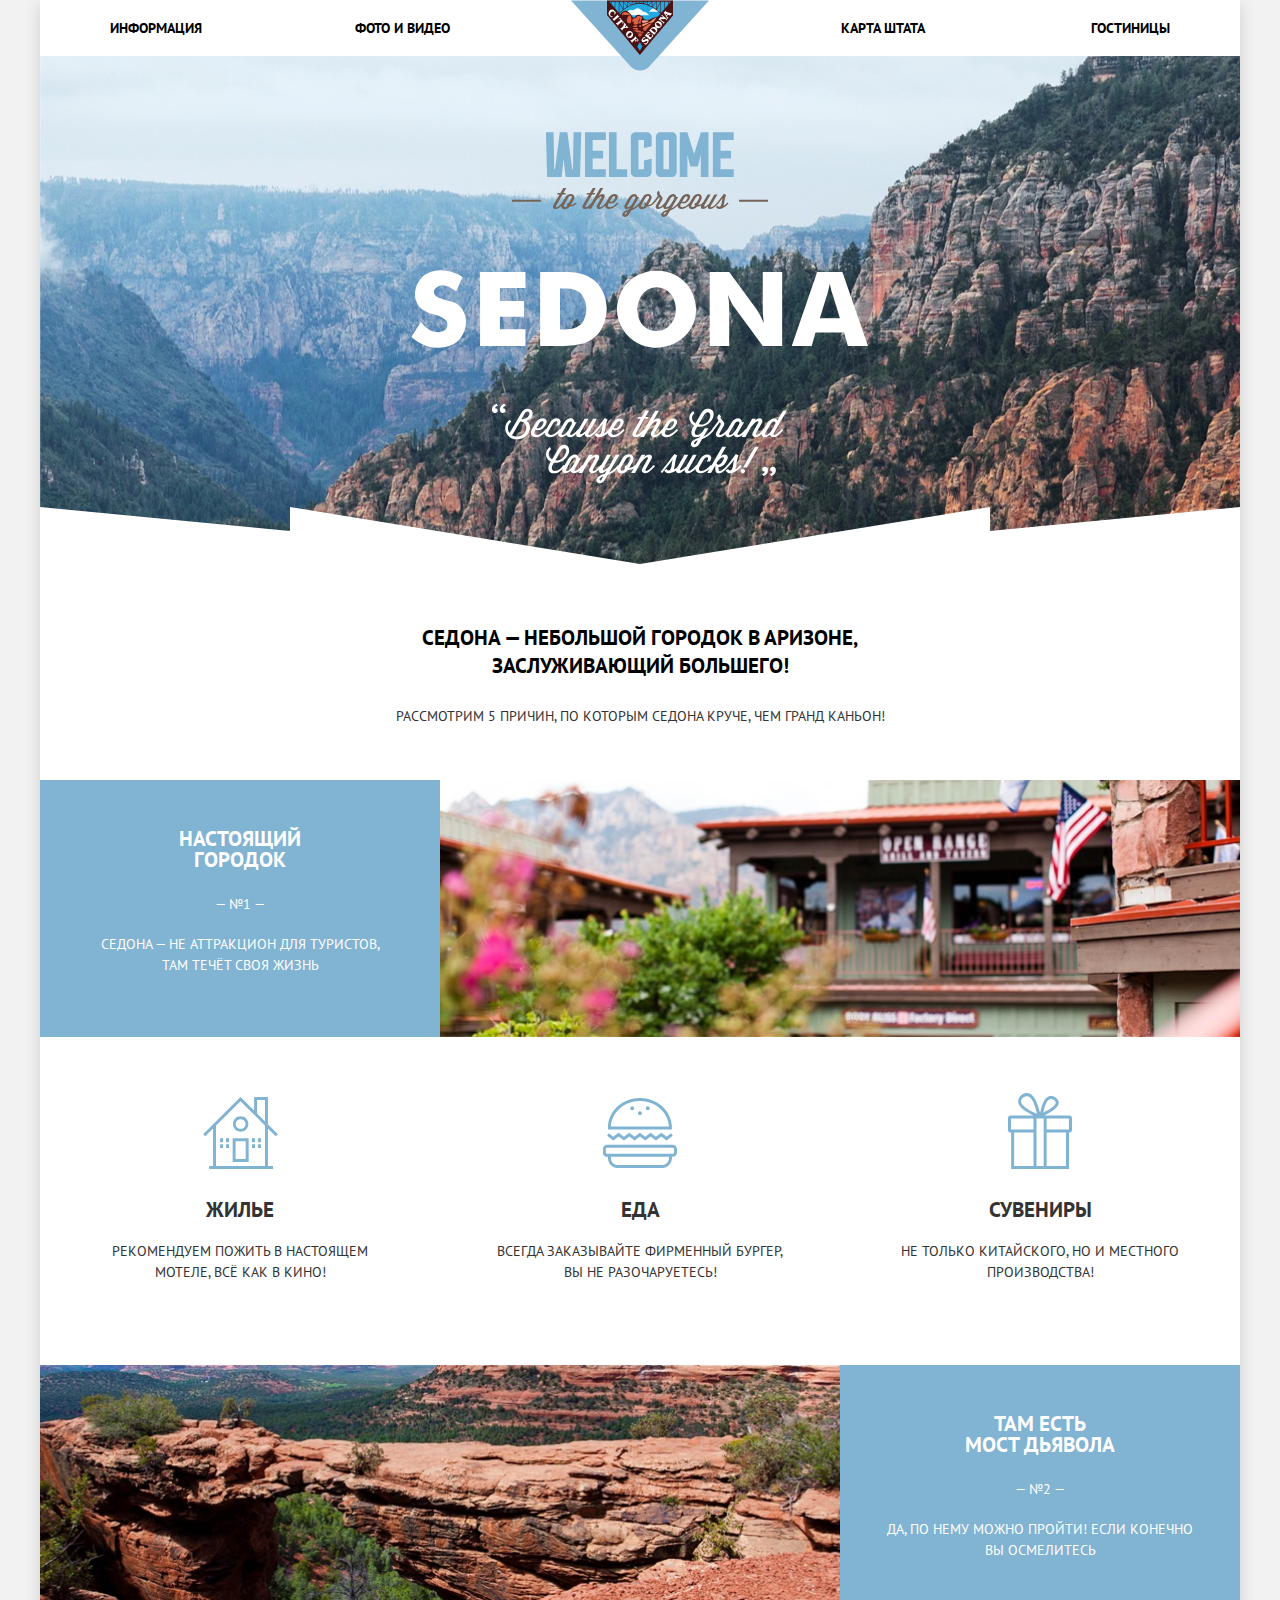
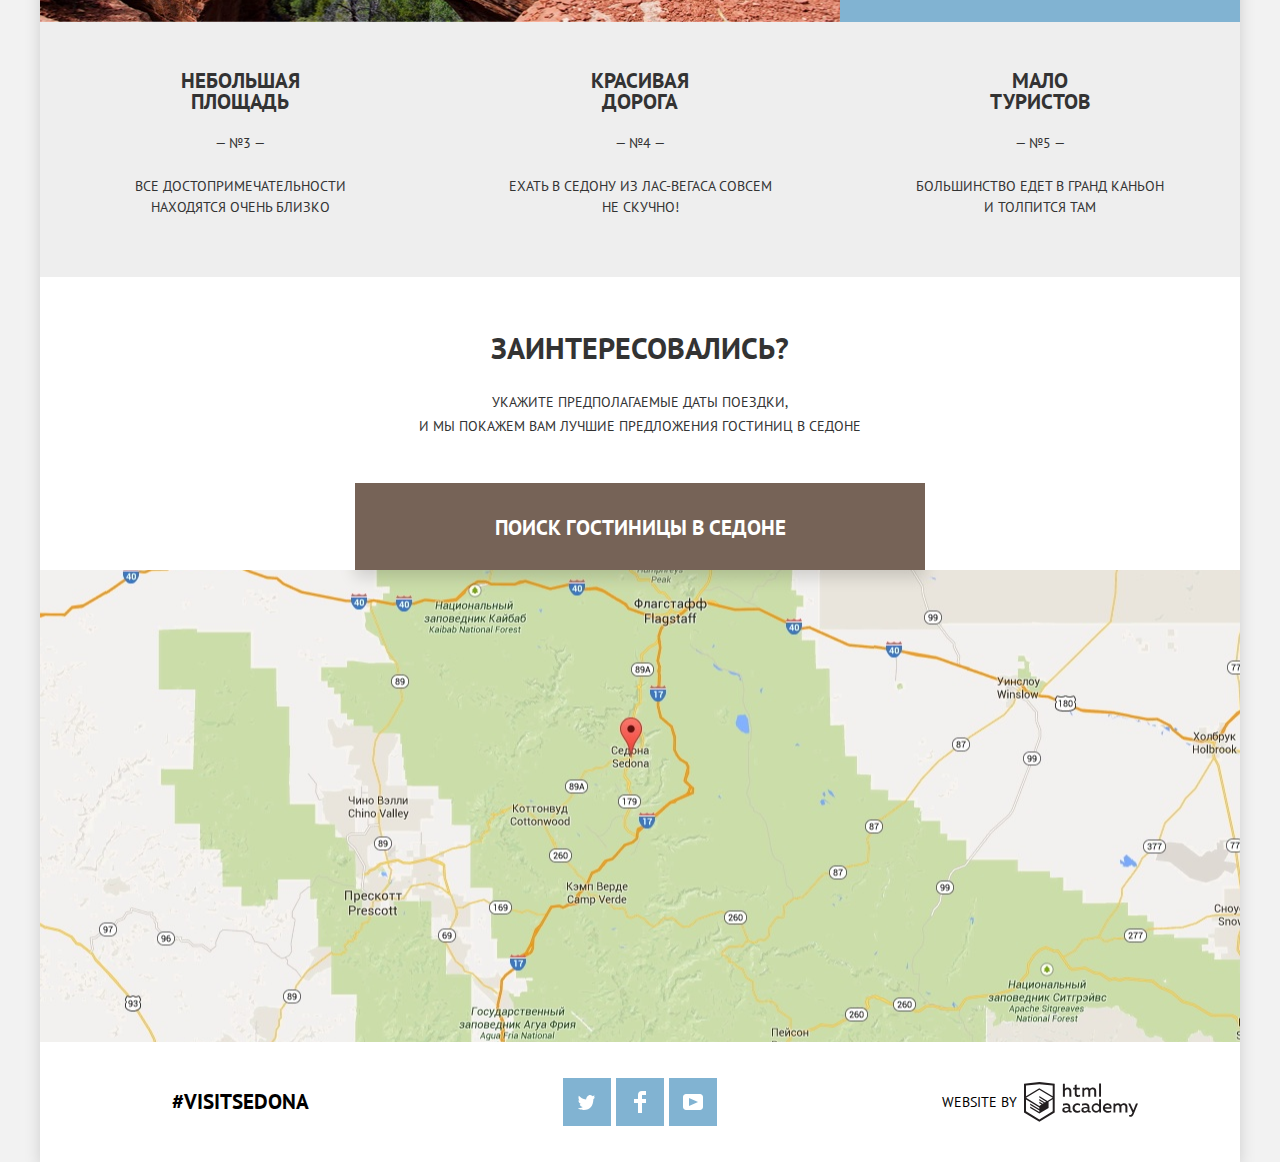
<file: index.html>
<!DOCTYPE html>
<html lang="ru">
  <head>
    <meta charset="utf-8">
    <title>HTML Academy: Седона</title>
    <link href="https://fonts.googleapis.com/css?family=PT+Sans:400,700&amp;subset=cyrillic" rel="stylesheet">
    <link href="css/normalize.css" rel="stylesheet" type="text/css">
    <link href="css/style.min.css" rel="stylesheet" type="text/css">
  </head>
  <body>
    <div class="container">
      <header class="main-header">
        <nav class="main-navigation">
          <a class="main-header__logo">
            <img src="img/logo.svg" width="138" height="71" alt="Логотип города Седона" />
          </a>
          <ul class="menu">
            <li class="menu__item"><a href="info.html">Информация</a></li>
            <li class="menu__item"><a href="media.html">Фото и видео</a></li>
            <li class="menu__item"><a href="staff.html">Карта штата</a></li>
            <li class="menu__item"><a href="hotels.html">Гостиницы</a></li>
          </ul>
        </nav>
      </header>
      <main>
        <h1 class="visually-hidden">Город Седона, штат Аризона</h1>
        <div class="intro">
          <img class="intro__welcome" src="img/hero_welcome.svg" width="458" height="352" alt="Добро пожаловать в Седону" />
        </div>
        <section class="about">
          <div class="lead">
            <h2 class="visually-hidden">О Седоне</h2>
            <p><b class="lead__define">Седона — небольшой городок в Аризоне, заслуживающий большего!</b></p>
            <p class="lead__text">Рассмотрим 5 причин, по которым Седона круче, чем гранд каньон!</p>
          </div>
          <ul class="features">
            <li class="features__item features__item_hero features__item_hero-left">
              <h3 class="features__header features__header_hero">Настоящий городок</h3>
              <span>— №1 —</span>
              <p class="features__text features__text_hero">Седона — не аттракцион для туристов, там течёт своя жизнь</p>
            </li>
            <li class="features__item features__item_icon icon-living">
              <h3 class="features__header features__header_icon">Жилье</h3>
              <p class="features__text features__text_icon">Рекомендуем пожить в настоящем мотеле, всё как в кино!</p>
            </li>
            <li class="features__item features__item_icon icon-food">
              <h3 class="features__header features__header_icon">Еда</h3>
              <p class="features__text features__text_icon">Всегда заказывайте фирменный бургер, вы не разочаруетесь!</p>
            </li>
            <li class="features__item features__item_icon icon-gift">
              <h3 class="features__header features__header_icon">Сувениры</h3>
              <p class="features__text features__text_icon">Не только китайского, но и местного производства!</p>
            </li>
            <li class="features__item features__item_hero features__item_hero-right">
              <h3 class="features__header features__header_hero">Там есть<br>Мост дьявола</h3>
              <span>— №2 —</span>
              <p class="features__text features__text_hero">Да, по нему можно пройти! Если конечно вы осмелитесь</p>
            </li>
            <li class="features__item features__item_grey">
              <h3 class="features__header">Небольшая площадь</h3>
              <span>— №3 —</span>
              <p class="features__text features__text_grey">Все достопримечательности находятся очень близко</p>
            </li>
            <li class="features__item features__item_grey">
              <h3 class="features__header">Красивая дорога</h3>
              <span>— №4 —</span>
              <p class="features__text features__text_grey">Ехать в Седону из Лас-Вегаса совсем не скучно!</p>
            </li>
            <li class="features__item features__item_grey">
              <h3 class="features__header">Мало туристов</h3>
              <span>— №5 —</span>
              <p class="features__text features__text_grey">Большинство едет в гранд каньон и&nbsp;толпится там</p>
            </li>
          </ul>
        </section>
        <section class="booking">
          <h2 class="visually-hidden">Бронирование гостиницы в Седоне</h2>
          <b class="booking__catch">Заинтересовались?</b>
          <p class="booking__text">Укажите предполагаемые даты поездки,<br>и мы покажем вам лучшие предложения гостиниц в Седоне</p>
          <a class="booking__button-map" href="//mysite.com/form.html">Поиск гостиницы в Седоне
          </a>
          <div class="form-container">
            <form class="booking-form" method="post" action="https://echo.htmlacademy.ru">
              <div class="book-input">
                <label for="date-checkin">Дата заезда:</label>
                <input class="book-input__date" type="text" id="date-checkin" name="date-checkin" value="2 февраля 2019">
                <button aria-label="выбрать дату" type="button" class="icon-date">
                  <svg width="21" height="23" viewBox="0 0 21 23" xmlns="http://www.w3.org/2000/svg"><path d="M19.251 2.066c.966 0 1.749.822 1.749 1.837v16.302c0 1.015-.783 1.836-1.749 1.836H1.75c-.966 0-1.75-.821-1.75-1.836V3.903c0-1.015.784-1.837 1.75-1.837h2.843V.689c0-.381.294-.689.657-.689.362 0 .656.308.656.689v1.377h3.938V.689c0-.381.294-.689.657-.689.361 0 .655.308.655.689v1.377h3.938V.689c0-.381.293-.689.656-.689.362 0 .656.308.656.689v1.377h2.845zm.437 18.139h.001V3.903a.449.449 0 0 0-.437-.459h-2.845v1.378c0 .381-.294.689-.656.689-.363 0-.656-.308-.656-.689V3.444h-3.938v1.378c0 .381-.294.689-.655.689-.363 0-.657-.308-.657-.689V3.444H5.907v1.378c0 .381-.294.689-.656.689-.363 0-.657-.308-.657-.689V3.444H1.75a.45.45 0 0 0-.438.459v16.302a.45.45 0 0 0 .438.459h17.501a.448.448 0 0 0 .437-.459zM4.594 8.266h2.625v2.066H4.594V8.266zm0 3.443h2.625v2.067H4.594v-2.067zm0 3.444h2.625v2.066H4.594v-2.066zm4.594 0h2.625v2.066H9.188v-2.066zm0-3.444h2.625v2.067H9.188v-2.067zm0-3.443h2.625v2.066H9.188V8.266zm4.593 6.887h2.625v2.066h-2.625v-2.066zm0-3.444h2.625v2.067h-2.625v-2.067zm0-3.443h2.625v2.066h-2.625V8.266z" fill-rule="nonzero"/></svg>
                </button>
              </div>
              <div class="book-input">
                <label for="date-checkout">Дата выезда:</label>
                <input class="book-input__date" type="text" id="date-checkout" name="date-checkout" value="9 февраля 2019">
                <button aria-label="выбрать дату" type="button" class="icon-date">
                  <svg width="21" height="23" viewBox="0 0 21 23" xmlns="http://www.w3.org/2000/svg"><path d="M19.251 2.066c.966 0 1.749.822 1.749 1.837v16.302c0 1.015-.783 1.836-1.749 1.836H1.75c-.966 0-1.75-.821-1.75-1.836V3.903c0-1.015.784-1.837 1.75-1.837h2.843V.689c0-.381.294-.689.657-.689.362 0 .656.308.656.689v1.377h3.938V.689c0-.381.294-.689.657-.689.361 0 .655.308.655.689v1.377h3.938V.689c0-.381.293-.689.656-.689.362 0 .656.308.656.689v1.377h2.845zm.437 18.139h.001V3.903a.449.449 0 0 0-.437-.459h-2.845v1.378c0 .381-.294.689-.656.689-.363 0-.656-.308-.656-.689V3.444h-3.938v1.378c0 .381-.294.689-.655.689-.363 0-.657-.308-.657-.689V3.444H5.907v1.378c0 .381-.294.689-.656.689-.363 0-.657-.308-.657-.689V3.444H1.75a.45.45 0 0 0-.438.459v16.302a.45.45 0 0 0 .438.459h17.501a.448.448 0 0 0 .437-.459zM4.594 8.266h2.625v2.066H4.594V8.266zm0 3.443h2.625v2.067H4.594v-2.067zm0 3.444h2.625v2.066H4.594v-2.066zm4.594 0h2.625v2.066H9.188v-2.066zm0-3.444h2.625v2.067H9.188v-2.067zm0-3.443h2.625v2.066H9.188V8.266zm4.593 6.887h2.625v2.066h-2.625v-2.066zm0-3.444h2.625v2.067h-2.625v-2.067zm0-3.443h2.625v2.066h-2.625V8.266z" fill-rule="nonzero"/></svg>
                </button>
              </div>
              <div class="two-columns">
                <div class="book-input">
                  <label for="adults">Взрослые:</label>
                  <button class="book-input__button" type="button">–</button>
                  <input class="book-input__quantity" type="text" value="1" name="adults" id="adults">
                  <button class="book-input__button" type="button">+</button>
                </div>
                <div class="book-input">
                  <label for="children">Дети:</label>
                  <button class="book-input__button" type="button">–</button>
                  <input class="book-input__quantity" type="text" value="0" name="children" id="children">
                  <button class="book-input__button" type="button">+</button>
                </div>
              </div>
              <button class="booking-form__button" type="submit">Найти
              </button>
            </form>
            <iframe src="https://www.google.com/maps/embed?pb=!1m18!1m12!1m3!1d539486.4441831546!2d-112.14149138759986!3d34.79881613295805!2m3!1f0!2f0!3f0!3m2!1i1024!2i768!4f13.1!3m3!1m2!1s0x872da132f942b00d%3A0x5548c523fa6c8efd!2sSedona%2C+AZ+86336%2C+USA!5e0!3m2!1sen!2sru!4v1551104583014" width="1200" height="472" allowfullscreen></iframe>
          </div>
        </section>
      </main>
      <footer class="main-footer">
        <p class="main-footer__hashtag">#visitSEDONA</p>
        <div class="main-footer__social">
          <ul class="social">
            <li class="social__item"><a class="social__button social__button_twitter" href="#"><span class="visually-hidden">Твиттер</span></a></li>
            <li class="social__item"><a class="social__button social__button_facebook" href="#"><span class="visually-hidden">Фейсбук</span></a></li>
            <li class="social__item"><a class="social__button social__button_youtube" href="#"><span class="visually-hidden">Ютьюб</span></a></li>
          </ul>
        </div>
        <p class="main-footer__copyright copyright">
          <b>Website by</b>
          <a class="copyright__logo" href="https://htmlacademy.ru/intensive/htmlcss">
            <!-- Logo -->
            <svg aria-label="HTML Academy" width="114" height="40" viewBox="0 0 114 40" xmlns="http://www.w3.org/2000/svg"><path d="M47.066 29.06c.197-.009.392-.045.58-.108v1.435c-.398.153-.82.23-1.245.226a1.758 1.758 0 0 1-1.762-1.079 5.035 5.035 0 0 1-3.313 1.165c-1.593 0-3.07-.895-3.07-2.75 0-2.299 2.11-3.011 3.914-3.011.77.012 1.537.103 2.29.27v-.324c0-1.079-.802-1.91-2.31-1.91a7.681 7.681 0 0 0-3.166.69v-1.833c1.084-.38 2.22-.58 3.366-.594 2.49 0 4.02 1.209 4.02 3.938v3.237a.592.592 0 0 0 .128.429c.097.12.237.194.388.208h.18v.01zm-6.795-1.22c.027.389.205.75.495 1.004.289.253.666.378 1.045.345h.117a3.537 3.537 0 0 0 2.542-1.079v-1.532a10.038 10.038 0 0 0-1.91-.227c-1.054 0-2.278.356-2.278 1.49h-.01zm13.04-6.592a5.183 5.183 0 0 1 2.712.69v1.856a4.237 4.237 0 0 0-2.427-.755 2.885 2.885 0 0 0-2.658 1.427 3.025 3.025 0 0 0 0 3.07 2.885 2.885 0 0 0 2.658 1.426 5.185 5.185 0 0 0 2.564-.69v1.845a6.49 6.49 0 0 1-2.912.615c-2.443.16-4.552-1.732-4.716-4.23v-.442a4.722 4.722 0 0 1 1.23-3.34 4.514 4.514 0 0 1 3.18-1.472h.401-.032zm12.84 7.811c.198-.008.393-.044.58-.107v1.435c-.397.153-.82.23-1.244.226a1.758 1.758 0 0 1-1.762-1.079 5.035 5.035 0 0 1-3.313 1.165c-1.593 0-3.07-.895-3.07-2.75 0-2.299 2.11-3.011 3.914-3.011.77.012 1.537.103 2.29.27v-.324c0-1.079-.802-1.91-2.311-1.91a7.681 7.681 0 0 0-3.165.69v-1.833c1.084-.38 2.22-.58 3.365-.594 2.49 0 4.02 1.209 4.02 3.938v3.237a.592.592 0 0 0 .129.429c.097.12.237.194.388.208h.18v.01zm-6.794-1.219c.027.391.206.754.498 1.008.292.254.671.377 1.053.34h.116a3.537 3.537 0 0 0 2.543-1.078v-1.532a10.038 10.038 0 0 0-1.91-.227c-1.118 0-2.279.356-2.279 1.49h-.021zm17.661-10.52v13.164h-1.74v-1.425a4.061 4.061 0 0 1-3.366 1.662c-2.437-.168-4.33-2.239-4.33-4.737 0-2.497 1.893-4.568 4.33-4.736a3.98 3.98 0 0 1 3.165 1.403v-5.33h1.941zm-4.779 5.633c-1.608 0-2.912 1.333-2.912 2.978 0 1.644 1.304 2.977 2.912 2.977a3.015 3.015 0 0 0 2.828-1.877v-2.158a3.068 3.068 0 0 0-2.807-1.866l-.021-.054zm11.11-1.705c3.492 0 4.705 2.891 4.135 5.492h-6.562c.222 1.618 1.762 2.276 3.366 2.276a6.327 6.327 0 0 0 2.785-.636v1.726c-1 .436-2.08.646-3.165.615-2.67 0-5.012-1.532-5.012-4.769a4.572 4.572 0 0 1 1.145-3.268 4.37 4.37 0 0 1 3.076-1.468h.232v.032zm.095 1.661c-1.322-.099-2.474.915-2.575 2.266v.065h4.906a2.186 2.186 0 0 0-.614-1.71 2.083 2.083 0 0 0-1.675-.62h-.042zm6.045 7.553v-8.966h1.74v1.079a3.982 3.982 0 0 1 2.934-1.37 3 3 0 0 1 2.785 1.51c.793-.882 1.9-1.399 3.07-1.435a3.191 3.191 0 0 1 2.489 1.01c.647.69.971 1.631.887 2.583v5.61h-2.004v-5.556a1.743 1.743 0 0 0-.366-1.262 1.667 1.667 0 0 0-1.132-.626h-.275a2.937 2.937 0 0 0-2.184 1.208v6.237H95.43v-5.557a1.742 1.742 0 0 0-.38-1.266 1.666 1.666 0 0 0-1.15-.611h-.21a3.152 3.152 0 0 0-2.333 1.392v6.074h-1.825l-.042-.054zm22.483-8.988h2.005l-4.126 10.207c-.95 2.342-2.205 3.086-3.534 3.086a4.917 4.917 0 0 1-1.16-.15v-1.695c.29.09.593.133.896.13.95 0 1.667-.69 2.184-2.05l.18-.454-4.22-9.063h2.11l3.017 6.787 2.648-6.798zM40.862 1.633v5.135a3.976 3.976 0 0 1 2.849-1.23 3.387 3.387 0 0 1 2.614 1.007 3.55 3.55 0 0 1 1.015 2.662v5.556h-1.973V9.466a1.984 1.984 0 0 0-.41-1.44 1.899 1.899 0 0 0-1.289-.718h-.316a3.081 3.081 0 0 0-2.448 1.5v5.955H38.9V1.633h2.004-.042zm11.827.917v3.237h3.165v1.726H52.69v4.11c0 1.188.528 1.576 1.667 1.576.611 0 1.217-.12 1.783-.356v1.726a7.03 7.03 0 0 1-2.332.378 2.653 2.653 0 0 1-2.197-.743 2.786 2.786 0 0 1-.82-2.213v-4.5h-1.646V5.733h1.583v-2.72l1.962-.463zm5.697 12.203V5.754h1.752v1.08a3.983 3.983 0 0 1 2.922-1.382 2.998 2.998 0 0 1 2.743 1.435c.793-.882 1.9-1.4 3.07-1.435.94-.037 1.85.347 2.491 1.052.64.704.949 1.66.843 2.617v5.62h-2.004V9.186a1.743 1.743 0 0 0-.366-1.262 1.667 1.667 0 0 0-1.132-.626h-.243a2.937 2.937 0 0 0-2.184 1.209v6.236h-2.005V9.185a1.743 1.743 0 0 0-.365-1.262 1.667 1.667 0 0 0-1.133-.626h-.242A3.152 3.152 0 0 0 60.2 8.69v6.074h-1.815v-.01zM75.088 1.622h1.93v13.11h-1.93V1.621zM15.52.057h-.17L0 1.72v28.775l15.35 9.344 15.352-9.344V1.72L15.52.057zm13.188 29.24L15.35 37.432 2.005 29.318V17.515l13.283 8.092v1.424l-9.105-5.503v1.414l9.157 5.621v1.5l-9.147-5.567v1.456l9.158 5.621 9.232-5.653v-6.107l4.114-2.492v11.997l.01-.021zm0-13.52l-3.672 2.159-1.688 1.078-8.04-4.93v1.413l6.848 4.23-.148.097-1.055.582-5.665-3.452v1.445l4.473 2.72-1.055.722-3.376-2.05v1.414l2.215 1.338-2.247 1.36-13.188-8.04L15.31 7.73l13.399 8.049zm0-1.424l-13.42-8.08-13.273 8.08V3.563L15.361 2.13l13.347 1.435v10.79z" fill-rule="nonzero"/></svg>
          </a>
        </p>
      </footer>
    </div>
    <script src="js/script.min.js"></script>
  </body>
</html>
</file>
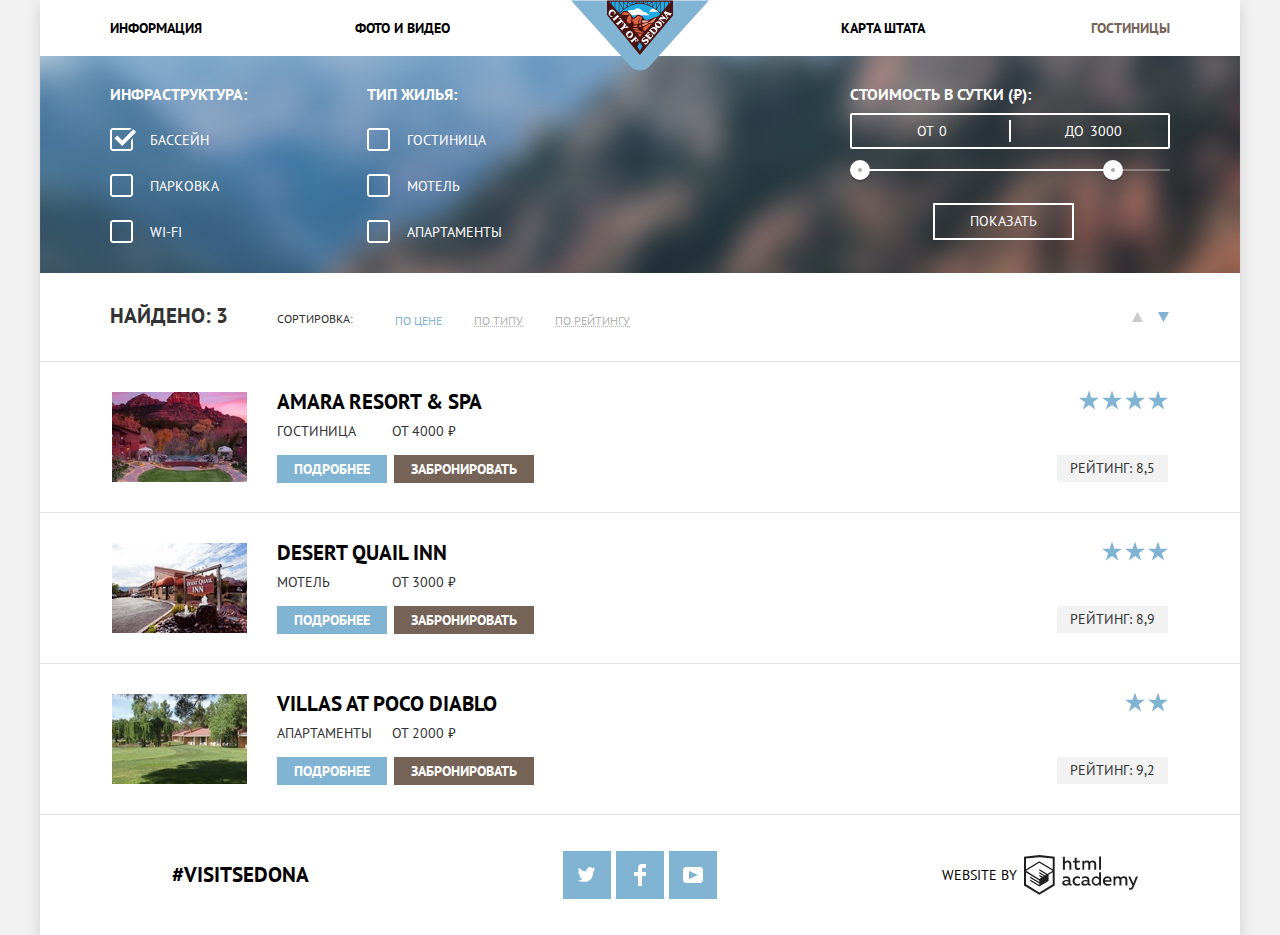
<file: hotels.html>
<!DOCTYPE html>
<html lang="ru">
  <head>
    <meta charset="utf-8">
    <title>HTML Academy: Отели Седоны</title>
    <link href="https://fonts.googleapis.com/css?family=PT+Sans:400,700&amp;subset=cyrillic" rel="stylesheet">
    <link href="css/normalize.css" rel="stylesheet" type="text/css">
    <link href="css/style.min.css" rel="stylesheet" type="text/css">
  </head>
  <body>
    <div class="container">
      <header class="main-header">
        <nav class="main-navigation">
          <a href="index.html" class="main-header__logo">
            <img src="img/logo.svg" width="138" height="71" alt="Логотип города Седона" />
          </a>
          <ul class="menu">
            <li class="menu__item"><a href="info.html">Информация</a></li>
            <li class="menu__item"><a href="media.html">Фото и видео</a></li>
            <li class="menu__item"><a href="staff.html">Карта штата</a></li>
            <li class="menu__item"><a class="menu-item-current" href="hotels.html">Гостиницы</a></li>
          </ul>
        </nav>
      </header>
      <main>
        <h1 class="visually-hidden">Отели города Седона, Аризона</h1>
        <section class="filters">
          <h2 class="visually-hidden">Подбор отелей по параметрам</h2>
          <form class="filter-form" method="get" action="https://echo.htmlacademy.ru">
            <fieldset class="filter-form__checkboxes">
              <legend>Инфраструктура:</legend>
              <ul class="filter">
                <li class="filter__option">
                  <input class="filter__input filter__input_checkbox visually-hidden" type="checkbox" name="pool" id="pool" checked>
                  <label for="pool">Бассейн</label>
                </li>
                <li class="filter__option">
                  <input class="filter__input filter__input_checkbox visually-hidden" type="checkbox" name="parking" id="parking">
                  <label for="parking">Парковка</label>
                </li>
                <li class="filter__option">
                  <input class="filter__input filter__input_checkbox visually-hidden" type="checkbox" name="wifi" id="wifi">
                  <label for="wifi">Wi-Fi</label>
                </li>
              </ul>
            </fieldset>
              <fieldset class="filter-form__checkboxes">
                <legend>Тип жилья:</legend>
                <ul class="filter">
                  <li class="filter__option">
                    <input class="filter__input filter__input_checkbox visually-hidden" type="checkbox" name="hotel" id="hotel">
                    <label for="hotel">Гостиница</label>
                  </li>
                  <li class="filter__option">
                    <input class="filter__input filter__input_checkbox visually-hidden" type="checkbox" name="motel" id="motel">
                    <label for="motel">Мотель</label>
                  </li>
                  <li class="filter__option">
                    <input class="filter__input filter__input_checkbox visually-hidden" type="checkbox" name="apartment" id="apartment">
                    <label for="apartment">Апартаменты</label>
                  </li>
                </ul>
              </fieldset>
              <div class="filter-form__container">
                <fieldset>
                  <legend>Стоимость в сутки (₽):</legend>
                  <div class="filter-form__price-controls price-controls">
                    <label class="min-price">от <input type="text" name="min-price" value="0"></label>
                    <label class="max-price">до <input type="text" name="max-price" value="3000"></label>
                  </div>
                  <div class="filter-form__range-slider range-slider">
                    <div class="range-slider__scale">
                      <div class="range-slider__bar"></div>
                    </div>
                    <div class="range-slider__toggle range-slider__toggle_min"></div>
                    <div class="range-slider__toggle range-slider__toggle_max"></div>
                  </div>
                </fieldset>
                <button class="filter__button" type="submit">Показать
                </button>
            </div>
          </form>
        </section>
        <section class="filter-sort">
          <h2 class="visually-hidden">Результаты поиска отелей</h2>
          <span class="filter-sort__found">Найдено: 3</span>
          <span class="filter-sort__header">Сортировка:</span>
          <ul class="filter-sort__types sort-type">
            <li class="sort-type__item">
              <a href="#" class="sort-link-current">По цене</a>
            </li>
            <li class="sort-type__item">
              <a href="#">По типу</a>
            </li>
            <li class="sort-type__item">
              <a href="#">По рейтингу</a>
            </li>
          </ul>
          <div class="filter-sort__arrows">
            <a href="#" class="filter-sort__arrow filter-sort__arrow_up" aria-label="Сортировать по возрастанию">
              <svg width="11" height="10" viewBox="0 0 11 10" xmlns="http://www.w3.org/2000/svg"><path d="M5.5 0L0 10h11z" fill-rule="nonzero"/></svg>
            </a>
            <a href="" class="filter-sort__arrow filter-sort__arrow_down filter-sort__arrow_active" aria-label="Сортировать по убыванию">
              <svg width="11" height="10" viewBox="0 0 11 10" xmlns="http://www.w3.org/2000/svg"><path d="M5.5 10L0 0h11"  fill-rule="nonzero"/></svg>
            </a>
          </div>
        </section>
        <section class="search-results">
          <h2 class="visually-hidden">Список отелей Седоны</h2>
          <ul class="hotels">
            <li class="hotels__item hotel-single">
              <a class="hotel-single__image" href="#">
                <img src="img/hotel_amara-resort.jpg" width="135" height="90" alt="Отель Amara Resort & Spa" />
              </a>
              <div class="hotel-single__descr">
                <h3>
                  <a class="hotel-single__header" href="#">Amara Resort & Spa</a>
                </h3>
                <div class="hotel-single__details details">
                  <span class="details__type">Гостиница</span>
                  <span class="details__price">от 4000 ₽</span>
                </div>
                <div class="hotel-single__buttons">
                  <a href="#" class="hotels__button_learn-more">Подробнее</a>
                  <a href="#" class="hotels__button_book">Забронировать</a>
                </div>
              </div>
              <div class="hotel-single__rating rating">
                <div class="rating__stars">
                  <img src="img/rating_star.svg" width="20" height="20" alt="4 из 5 звезд">
                  <img src="img/rating_star.svg" width="20" height="20" alt="">
                  <img src="img/rating_star.svg" width="20" height="20" alt="">
                  <img src="img/rating_star.svg" width="20" height="20" alt="">
                </div>
                <p class="rating__user-rating">Рейтинг: 8,5</p>
              </div>
            </li>
            <li class="hotels__item hotel-single">
              <a class="hotel-single__image" href="#">
                <img src="img/hotel_desert-quail.jpg" width="135" height="90" alt="Мотель Desert Quail Inn" />
              </a>
              <div class="hotel-single__descr">
                <h3>
                  <a class="hotel-single__header" href="#">Desert Quail Inn</a>
                </h3>
                <div class="hotel-single__details details">
                  <span class="details__type">Мотель</span>
                  <span class="details__price">от 3000 ₽</span>
                </div>
                <div class="hotel-single__buttons">
                  <a href="#" class="hotels__button_learn-more">Подробнее</a>
                  <a href="#" class="hotels__button_book">Забронировать</a>
                </div>
              </div>
              <div class="hotel-single__rating rating">
                <div class="rating__stars">
                  <img src="img/rating_star.svg" width="20" height="20" alt="3 из 5 звезд">
                  <img src="img/rating_star.svg" width="20" height="20" alt="">
                  <img src="img/rating_star.svg" width="20" height="20" alt="">
                </div>
                <p class="rating__user-rating">Рейтинг: 8,9</p>
              </div>
            </li>
            <li class="hotels__item hotel-single">
              <a class="hotel-single__image" href="#">
                <img src="img/hotel_poco-diablo.jpg" width="135" height="90" alt="Апартаменты Villas at Poco Diablo" />
              </a>
              <div class="hotel-single__descr">
                <h3>
                  <a class="hotel-single__header" href="#">Villas at Poco Diablo</a>
                </h3>
                <div class="hotel-single__details details">
                  <span class="details__type">Апартаменты</span>
                  <span class="details__price">от 2000 ₽</span>
                </div>
                <div class="hotel-single__buttons">
                  <a href="#" class="hotels__button_learn-more">Подробнее</a>
                  <a href="#" class="hotels__button_book">Забронировать</a>
                </div>
              </div>
              <div class="hotel-single__rating rating">
                <div class="rating__stars">
                  <img src="img/rating_star.svg" width="20" height="20" alt="2 из 5 звезд">
                  <img src="img/rating_star.svg" width="20" height="20" alt="">
                </div>
                <p class="rating__user-rating">Рейтинг: 9,2</p>
              </div>
            </li>
          </ul>
        </section>
      </main>
      <footer class="main-footer">
        <p class="main-footer__hashtag">#visitSEDONA</p>
        <div class="main-footer__social">
          <ul class="social">
            <li class="social__item"><a class="social__button social__button_twitter" href="#"><span class="visually-hidden">Твиттер</span></a></li>
            <li class="social__item"><a class="social__button social__button_facebook" href="#"><span class="visually-hidden">Фейсбук</span></a></li>
            <li class="social__item"><a class="social__button social__button_youtube" href="#"><span class="visually-hidden">Ютьюб</span></a></li>
          </ul>
        </div>
        <p class="main-footer__copyright copyright">
          <b>Website by</b>
          <a class="copyright__logo" href="https://htmlacademy.ru/intensive/htmlcss">
            <!-- Logo -->
            <svg aria-label="HTML Academy" width="114" height="40" viewBox="0 0 114 40" xmlns="http://www.w3.org/2000/svg"><path d="M47.066 29.06c.197-.009.392-.045.58-.108v1.435c-.398.153-.82.23-1.245.226a1.758 1.758 0 0 1-1.762-1.079 5.035 5.035 0 0 1-3.313 1.165c-1.593 0-3.07-.895-3.07-2.75 0-2.299 2.11-3.011 3.914-3.011.77.012 1.537.103 2.29.27v-.324c0-1.079-.802-1.91-2.31-1.91a7.681 7.681 0 0 0-3.166.69v-1.833c1.084-.38 2.22-.58 3.366-.594 2.49 0 4.02 1.209 4.02 3.938v3.237a.592.592 0 0 0 .128.429c.097.12.237.194.388.208h.18v.01zm-6.795-1.22c.027.389.205.75.495 1.004.289.253.666.378 1.045.345h.117a3.537 3.537 0 0 0 2.542-1.079v-1.532a10.038 10.038 0 0 0-1.91-.227c-1.054 0-2.278.356-2.278 1.49h-.01zm13.04-6.592a5.183 5.183 0 0 1 2.712.69v1.856a4.237 4.237 0 0 0-2.427-.755 2.885 2.885 0 0 0-2.658 1.427 3.025 3.025 0 0 0 0 3.07 2.885 2.885 0 0 0 2.658 1.426 5.185 5.185 0 0 0 2.564-.69v1.845a6.49 6.49 0 0 1-2.912.615c-2.443.16-4.552-1.732-4.716-4.23v-.442a4.722 4.722 0 0 1 1.23-3.34 4.514 4.514 0 0 1 3.18-1.472h.401-.032zm12.84 7.811c.198-.008.393-.044.58-.107v1.435c-.397.153-.82.23-1.244.226a1.758 1.758 0 0 1-1.762-1.079 5.035 5.035 0 0 1-3.313 1.165c-1.593 0-3.07-.895-3.07-2.75 0-2.299 2.11-3.011 3.914-3.011.77.012 1.537.103 2.29.27v-.324c0-1.079-.802-1.91-2.311-1.91a7.681 7.681 0 0 0-3.165.69v-1.833c1.084-.38 2.22-.58 3.365-.594 2.49 0 4.02 1.209 4.02 3.938v3.237a.592.592 0 0 0 .129.429c.097.12.237.194.388.208h.18v.01zm-6.794-1.219c.027.391.206.754.498 1.008.292.254.671.377 1.053.34h.116a3.537 3.537 0 0 0 2.543-1.078v-1.532a10.038 10.038 0 0 0-1.91-.227c-1.118 0-2.279.356-2.279 1.49h-.021zm17.661-10.52v13.164h-1.74v-1.425a4.061 4.061 0 0 1-3.366 1.662c-2.437-.168-4.33-2.239-4.33-4.737 0-2.497 1.893-4.568 4.33-4.736a3.98 3.98 0 0 1 3.165 1.403v-5.33h1.941zm-4.779 5.633c-1.608 0-2.912 1.333-2.912 2.978 0 1.644 1.304 2.977 2.912 2.977a3.015 3.015 0 0 0 2.828-1.877v-2.158a3.068 3.068 0 0 0-2.807-1.866l-.021-.054zm11.11-1.705c3.492 0 4.705 2.891 4.135 5.492h-6.562c.222 1.618 1.762 2.276 3.366 2.276a6.327 6.327 0 0 0 2.785-.636v1.726c-1 .436-2.08.646-3.165.615-2.67 0-5.012-1.532-5.012-4.769a4.572 4.572 0 0 1 1.145-3.268 4.37 4.37 0 0 1 3.076-1.468h.232v.032zm.095 1.661c-1.322-.099-2.474.915-2.575 2.266v.065h4.906a2.186 2.186 0 0 0-.614-1.71 2.083 2.083 0 0 0-1.675-.62h-.042zm6.045 7.553v-8.966h1.74v1.079a3.982 3.982 0 0 1 2.934-1.37 3 3 0 0 1 2.785 1.51c.793-.882 1.9-1.399 3.07-1.435a3.191 3.191 0 0 1 2.489 1.01c.647.69.971 1.631.887 2.583v5.61h-2.004v-5.556a1.743 1.743 0 0 0-.366-1.262 1.667 1.667 0 0 0-1.132-.626h-.275a2.937 2.937 0 0 0-2.184 1.208v6.237H95.43v-5.557a1.742 1.742 0 0 0-.38-1.266 1.666 1.666 0 0 0-1.15-.611h-.21a3.152 3.152 0 0 0-2.333 1.392v6.074h-1.825l-.042-.054zm22.483-8.988h2.005l-4.126 10.207c-.95 2.342-2.205 3.086-3.534 3.086a4.917 4.917 0 0 1-1.16-.15v-1.695c.29.09.593.133.896.13.95 0 1.667-.69 2.184-2.05l.18-.454-4.22-9.063h2.11l3.017 6.787 2.648-6.798zM40.862 1.633v5.135a3.976 3.976 0 0 1 2.849-1.23 3.387 3.387 0 0 1 2.614 1.007 3.55 3.55 0 0 1 1.015 2.662v5.556h-1.973V9.466a1.984 1.984 0 0 0-.41-1.44 1.899 1.899 0 0 0-1.289-.718h-.316a3.081 3.081 0 0 0-2.448 1.5v5.955H38.9V1.633h2.004-.042zm11.827.917v3.237h3.165v1.726H52.69v4.11c0 1.188.528 1.576 1.667 1.576.611 0 1.217-.12 1.783-.356v1.726a7.03 7.03 0 0 1-2.332.378 2.653 2.653 0 0 1-2.197-.743 2.786 2.786 0 0 1-.82-2.213v-4.5h-1.646V5.733h1.583v-2.72l1.962-.463zm5.697 12.203V5.754h1.752v1.08a3.983 3.983 0 0 1 2.922-1.382 2.998 2.998 0 0 1 2.743 1.435c.793-.882 1.9-1.4 3.07-1.435.94-.037 1.85.347 2.491 1.052.64.704.949 1.66.843 2.617v5.62h-2.004V9.186a1.743 1.743 0 0 0-.366-1.262 1.667 1.667 0 0 0-1.132-.626h-.243a2.937 2.937 0 0 0-2.184 1.209v6.236h-2.005V9.185a1.743 1.743 0 0 0-.365-1.262 1.667 1.667 0 0 0-1.133-.626h-.242A3.152 3.152 0 0 0 60.2 8.69v6.074h-1.815v-.01zM75.088 1.622h1.93v13.11h-1.93V1.621zM15.52.057h-.17L0 1.72v28.775l15.35 9.344 15.352-9.344V1.72L15.52.057zm13.188 29.24L15.35 37.432 2.005 29.318V17.515l13.283 8.092v1.424l-9.105-5.503v1.414l9.157 5.621v1.5l-9.147-5.567v1.456l9.158 5.621 9.232-5.653v-6.107l4.114-2.492v11.997l.01-.021zm0-13.52l-3.672 2.159-1.688 1.078-8.04-4.93v1.413l6.848 4.23-.148.097-1.055.582-5.665-3.452v1.445l4.473 2.72-1.055.722-3.376-2.05v1.414l2.215 1.338-2.247 1.36-13.188-8.04L15.31 7.73l13.399 8.049zm0-1.424l-13.42-8.08-13.273 8.08V3.563L15.361 2.13l13.347 1.435v10.79z" fill-rule="nonzero"/></svg>
          </a>
        </p>
      </footer>
    </div>
  </body>
</html>
</file>
<file: css/style.min.css>
body{background-color:#F2F2F2;font-family:"PT Sans","Arial",sans-serif;font-size:14px;line-height:26px;font-weight:400;color:#333;text-transform:uppercase}.visually-hidden{position:absolute;clip:rect(0 0 0 0);width:1px;height:1px;margin:-1px}a{text-decoration:none}.container{width:1200px;margin:0 auto;background-color:#fff;-webkit-box-shadow:0 5px 15px rgba(0,0,0,.15);box-shadow:0 5px 15px rgba(0,0,0,.15)}.menu{display:-webkit-box;display:-ms-flexbox;display:flex;list-style:none;margin:0;padding:15px 30px;-ms-flex-wrap:wrap;flex-wrap:wrap}.menu .menu__item{width:25%;-webkit-box-sizing:border-box;box-sizing:border-box}.main-header{position:relative}.main-header__logo{position:absolute;left:50%;-webkit-transform:translateX(-50%);transform:translateX(-50%)}.menu a{color:#000;font-weight:700}.menu a:hover{color:#81B3D2}.menu a:active{color:rgba(0,0,0,.3)}.menu .menu__item:first-child,.menu .menu__item:nth-child(4n + 1){padding-left:40px}.menu .menu__item:nth-child(4n){padding-right:40px}.menu .menu__item:nth-child(1),.menu .menu__item:nth-child(2){text-align:left}.menu .menu__item:nth-child(4n-1),.menu .menu__item:nth-child(4n){text-align:right}.menu .menu-item-current,.menu .menu-item-current:hover,.menu .menu-item-current:active{color:#766357}.intro{margin:0;padding:0;min-height:508px;background-color:black;background:url(../img/hero_bg-bottom.png) no-repeat bottom,url(../img/hero_bg.jpg) no-repeat 50% 21%,#205778}.intro .intro__welcome{display:block;margin:0 auto;padding-top:76px}.lead{padding:47px 0 23px;text-align:center;max-width:500px;margin:0 auto}.lead__define{color:#000;font-weight:700;font-size:21px;line-height:26px}.lead__text{margin-top:22px}.features{list-style:none;padding:0;display:-webkit-box;display:-ms-flexbox;display:flex;-ms-flex-wrap:wrap;flex-wrap:wrap}.features__item{position:relative;width:400px;-webkit-box-sizing:border-box;box-sizing:border-box;font:inherit;line-height:21px;text-align:center}.features__header{width:155px;margin-left:auto;margin-right:auto;line-height:21px;font-weight:700;font-size:21px}.features__header_hero,.features__header_text{color:#fff}.features__text{margin-top:17px;line-height:21px}.features__item_grey>.features__text{margin-top:22px}.features__item_hero{width:100%;padding:27px 47px 47px;background-color:#81B3D2;font:inherit;color:#fff}.features__item_hero-left{padding-right:847px}.features__item_hero-right{padding-left:847px}.features__item_hero-left::after,.features__item_hero-right::after{position:absolute;display:block;width:800px;content:""}.features__item_hero-left::after{top:0;right:0;bottom:0;background:url(../img/feature_photo-real-city.jpg) no-repeat center/cover,#81B3D2}.features__item_hero-right::after{top:0;left:0;bottom:0;width:800px;background:url(../img/feature_photo-diablo-bridge.jpg) no-repeat center/cover,#81B3D2}.features__item_grey{background-color:#eee;padding:27px 65px 45px;width:400px;max-width:400px}.features__item_icon{padding:141px 50px 68px 50px}.icon-living{background:url(../img/feature_icon-house.svg) no-repeat 50% 60px}.icon-food{background:url(../img/feature_icon-food.svg) no-repeat 50% 61px}.icon-gift{background:url(../img/feature_icon-gift.svg) no-repeat 50% 56px}@-webkit-keyframes shake{0%,100%{-webkit-transform:translateX(0);transform:translateX(0)}10%,30%,50%,70%,90%{-webkit-transform:translateX(-10px);transform:translateX(-10px)}20%,40%,60%,80%{-webkit-transform:translateX(10px);transform:translateX(10px)}}@keyframes shake{0%,100%{-webkit-transform:translateX(0);transform:translateX(0)}10%,30%,50%,70%,90%{-webkit-transform:translateX(-10px);transform:translateX(-10px)}20%,40%,60%,80%{-webkit-transform:translateX(10px);transform:translateX(10px)}}.booking{margin:59px auto 0 auto;text-align:center;line-height:24px}.booking__catch{font-size:30px}.booking__text{margin:24px auto 0}.booking__button-map{display:block;border:0;margin:0 auto;text-transform:uppercase;font-size:21px;line-height:26px;margin-top:45px;font-weight:700;width:570px;padding:32px 0 29px;color:#fff;background-color:#766357}.booking__button-map:hover{background-color:#604E43}.booking__button-map:active{background-color:#503E33;color:rgba(255,255,255,.3)}.form-container{position:relative;min-height:472px;background:url(../img/map.jpg) no-repeat center/cover,#D8D8D8;overflow:hidden}.form-container iframe{position:absolute;z-index:1;top:0;left:0;border:0}.booking-form{position:absolute;top:0;left:315px;z-index:2;width:570px;padding:55px;-webkit-box-sizing:border-box;box-sizing:border-box;background-color:#fff;-webkit-box-shadow:0 7px 15px rgba(0,0,0,.15);box-shadow:0 7px 15px rgba(0,0,0,.15);-webkit-transition:-webkit-transform 1s;transition:-webkit-transform 1s;transition:transform 1s;transition:transform 1s,-webkit-transform 1s;-webkit-transform:translateY(-100%);transform:translateY(-100%)}.modal-show{-webkit-transform:translateY(0);transform:translateY(0)}.modal-error{-webkit-animation:shake 0.6s;animation:shake 0.6s}.book-input{display:-webkit-box;display:-ms-flexbox;display:-webkit-box;display:flex;position:relative;-webkit-box-align:center;-ms-flex-align:center;align-items:center;margin-bottom:29px;font-weight:700}.book-input label{text-align:left;width:112px}.book-input input{width:348px}.book-input input[type="text"]{outline:none}.book-input input:hover{background-color:#EBEBEB}.book-input input:focus{background-color:#fff;border:2px solid #E5E5E5}.book-input input,.book-input button{-webkit-box-sizing:border-box;box-sizing:border-box;vertical-align:middle;height:38px;background-color:#F2F2F2;text-transform:uppercase;font-weight:700;padding:0 0 0 13px;border:2px solid transparent}.book-input .book-input__date{padding-right:40px}.book-input button{width:38px;padding:0;color:#A9A9A9;font-size:22px}.book-input button:hover{color:#000}.book-input button:active{color:#81B3D2}.two-columns{display:-webkit-box;display:-ms-flexbox;display:flex}.two-columns .book-input{width:230px}.book-input label[for="children"]{margin-left:52px;margin-right:auto;width:60px}.book-input__date + .icon-date{position:absolute;top:0;right:10px;width:38px;min-height:38px;border:0;background:none}.icon-date svg{display:block;position:absolute;top:50%;right:0;-webkit-transform:translateY(-50%);transform:translateY(-50%);fill:#A9A9A9}.icon-date:hover svg{fill:#000}.icon-date:focus svg{fill:#81B3D2}.book-input .book-input__quantity{width:38px}.booking-form__button{display:block;width:100%;margin:25px 0 0;background-color:#81B3D2;border:0;text-transform:uppercase;color:#fff;font-size:21px;line-height:26px;font-weight:700;padding:16px 0}.booking-form__button:hover{background-color:#669EC0}.booking-form__button:active{background-color:#5496BD;color:rgba(255,255,255,.3)}.main-footer{display:-webkit-box;display:-ms-flexbox;display:flex;-webkit-box-pack:justify;-ms-flex-pack:justify;justify-content:space-between;-webkit-box-align:center;-ms-flex-align:center;align-items:center;color:#000;background-color:#fff;padding:22px 0}.main-footer__hashtag,.main-footer__social,.main-footer__copyright{-ms-flex-preferred-size:400px;flex-basis:400px;text-align:center}.social{padding:0}.social__item{display:inline-block;vertical-align:middle;list-style:none;margin-right:1px;background-color:#81B3D2}.social__button{display:inline-block;vertical-align:middle;width:48px;height:48px}.social__button_twitter{background:url(../img/social_twitter.svg) no-repeat center,#81B3D2}.social__button_facebook{background:url(../img/social_fb.svg) no-repeat center,#81B3D2}.social__button_youtube{background:url(../img/social_youtube.svg) no-repeat center,#81B3D2}.social__button:hover{background-color:#669EC0}.social__button:active{opacity:.3}.main-footer__hashtag{font-size:21px;line-height:26px;font-weight:700}.main-footer__copyright{padding:0;margin:0;font-weight:300;display:-webkit-box;display:-ms-flexbox;display:flex;margin-left:auto;-webkit-box-align:center;-ms-flex-align:center;align-items:center;-ms-flex-line-pack:center;align-content:center;-webkit-box-pack:center;-ms-flex-pack:center;justify-content:center}.copyright__logo{padding-top:0;margin-left:7px;display:inline-block;vertical-align:middle}.copyright__logo svg{display:block;fill:#231F20}.copyright__logo:hover>svg{fill:#81B3D2}.copyright__logo:active>svg{fill:#BDBBBC}.filters{background:url(../img/filter_bg.jpg) no-repeat 100% 16% / cover,#226287;padding:28px 70px 0 70px}.filter-form{display:-webkit-box;display:-ms-flexbox;display:flex}.filter{list-style:none;line-height:46px;position:relative;padding:0;margin-top:12px;margin-bottom:18px}.filter-form fieldset{border:none;color:#fff;margin:0;padding:0}.filter-form>fieldset{-ms-flex-preferred-size:260px;flex-basis:257px}.filter-form legend{font-size:16px;line-height:21px;font-weight:700}.filter-form__checkboxes legend{margin-left:0}.filter__option{position:relative}.filter__option label{padding-left:40px;min-height:34px}.filter__input_checkbox:focus + label::before{outline:2px solid rgb(77,144,254)}.filter__option label::before{display:inline-block;vertical-align:middle;left:0;top:11px;position:absolute;content:"";width:26px;height:24px;background:url(../img/checkbox-off.svg) no-repeat}.filter__input_checkbox:checked~label::before{background:url(../img/checkbox-on.svg) no-repeat}.filter__input_checkbox:disabled~label::before{opacity:.3}.filter-form__container{display:-webkit-box;display:-ms-flexbox;display:flex;-webkit-box-orient:vertical;-webkit-box-direction:normal;-ms-flex-direction:column;flex-direction:column;-webkit-box-align:center;-ms-flex-align:center;align-items:center;margin-left:auto;width:320px;padding:0;margin-left:auto}.filter-form__container fieldset{padding:0;margin:0}.price-controls{position:relative;height:32px;margin-top:8px;margin-bottom:20px;font-size:0;border:2px solid #fff;border-radius:2px}.price-controls::after{content:"";position:absolute;top:50%;left:50%;-webkit-transform:translate(-50%,-50%);transform:translate(-50%,-50%);width:2px;height:22px;background:#fff}.price-controls label{display:inline-block;vertical-align:middle;font-size:14px;line-height:33px;vertical-align:top;cursor:pointer}.price-controls .min-price,.price-controls .max-price{width:158px;-webkit-box-sizing:border-box;box-sizing:border-box}.min-price{padding-left:65px}.max-price{padding-left:55px}.price-controls input{width:50px;margin:0;color:inherit;line-height:21px;background:none;border:none}.range-slider{position:relative;margin-bottom:32px}.range-slider__scale{height:2px;background:rgba(255,255,255,.3)}.range-slider__bar{width:80%;height:2px;background:#fff}.range-slider__toggle{position:absolute;top:-9px;width:4px;height:4px;background:#ababab;border:8px solid #fff;border-radius:50%;-webkit-box-shadow:0 2px 1px 0 rgba(0,1,1,.2);box-shadow:0 2px 1px 0 rgba(0,1,1,.2);cursor:pointer}.range-slider__toggle:hover{background:#1c4f80;width:6px;height:6px;margin-left:-1px;margin-top:-1px}.range-slider__toggle_min{left:0}.range-slider__toggle_max{left:79%}.filter__button{margin:0;background:transparent;font-size:14px;line-height:21px;color:#fff;text-transform:uppercase;padding:6px 35px;margin-left:-13px;border:2px solid #fff}.filter__button:hover{background:#fff;color:#000;border:2px solid #fff}.filter-sort{position:relative;padding:30px 0 28px 70px;border-bottom:1px solid #E5E5E5}.sort-type{display:inline-block;vertical-align:middle;list-style:none;padding:0;margin:0}.sort-type li{display:inline;margin-right:28px}.sort-type__item a{font-size:12px;line-height:18px;color:#B1B1B1;text-decoration:underline;-webkit-text-decoration-style:dotted;text-decoration-style:dotted}.sort-type__item a:hover{color:#81B3D2}.sort-type__item a:active{color:#000;text-decoration:none}.sort-type .sort-link-current{text-decoration:none;color:#81B3D2}.filter-sort__found{font-size:21px;line-height:26px;font-weight:700}.filter-sort__header{margin-left:45px;margin-right:38px;font-size:12px;line-height:18px}.filter-sort__arrows{display:inline-block;vertical-align:middle;position:absolute;right:70px}.filter-sort__arrow{display:inline-block;vertical-align:middle;width:12px;height:12px;margin-left:10px}.filter-sort__arrow_down svg,.filter-sort__arrow_up svg{display:block;fill:#CACACA}.filter-sort__arrow_down:hover svg,.filter-sort__arrow_up:hover svg{fill:#000}.filter-sort__arrow_down:active svg,.filter-sort__arrow_up:active svg{fill:#81B3D2}.filter-sort__arrow_active{pointer-events:none}.filter-sort__arrow_active>svg{fill:#81B3D2}.hotels{list-style:none;padding:0;margin:0}.hotels__item{display:-webkit-box;display:-ms-flexbox;display:flex;padding:30px 72px;border-bottom:1px solid #E5E5E5}.hotel-single__image{display:-webkit-box;display:-ms-flexbox;display:flex;-ms-flex-item-align:baseline;align-self:baseline;-ms-flex-negative:0;flex-shrink:0;margin-right:30px}.hotel-single__image img{max-width:100%;height:auto}.hotel-single__descr{display:-webkit-box;display:-ms-flexbox;display:flex;max-width:750px;-webkit-box-orient:vertical;-webkit-box-direction:normal;-ms-flex-direction:column;flex-direction:column}.hotel-single__descr h3{margin-top:-3px;margin-bottom:2px}.hotel-single__header{font-size:21px;line-height:26px;font-weight:700;color:#000}.hotel-single__header:hover{color:#81B3D2}.hotel-single__header:active{color:#B2B2B2}.hotel-single__details{display:-webkit-box;display:-ms-flexbox;display:flex}.details__type{width:115px}.hotel-single__buttons{margin-top:auto;display:inline-block;vertical-align:middle}.hotel-single__buttons a{display:inline;font-weight:700;color:#fff;padding:5px 17px;margin-right:3px}.hotels__button_learn-more{background-color:#81B3D2}.hotels__button_learn-more:hover{background-color:#669EC0}.hotels__button_learn-more:active{background-color:#5496BD;color:rgba(255,255,255,.3)}.hotels__button_book{background-color:#766357}.hotels__button_book:hover{background-color:#604E43}.hotels__button_book:active{background-color:#503E33;color:rgba(255,255,255,.3)}.hotel-single__rating{display:-webkit-box;display:-ms-flexbox;display:flex;-ms-flex-negative:0;flex-shrink:0;-webkit-box-orient:vertical;-webkit-box-direction:normal;-ms-flex-direction:column;flex-direction:column;margin-left:auto;-webkit-box-align:end;-ms-flex-align:end;align-items:flex-end;-webkit-box-pack:justify;-ms-flex-pack:justify;justify-content:space-between}.rating__stars{display:-webkit-box;display:-ms-flexbox;display:flex}.rating__stars img{margin-left:3px;margin-top:-2px}.rating__hotel-stars{display:inline-block;vertical-align:middle;list-style:none;padding:0;color:#81B3D2;font-size:24px;line-height:18px}.rating__hotel-stars li{display:inline;margin-right:-1px}.rating__user-rating{margin-bottom:0;background-color:#F2F2F2;line-height:21px;padding:3px 13px}
</file>
